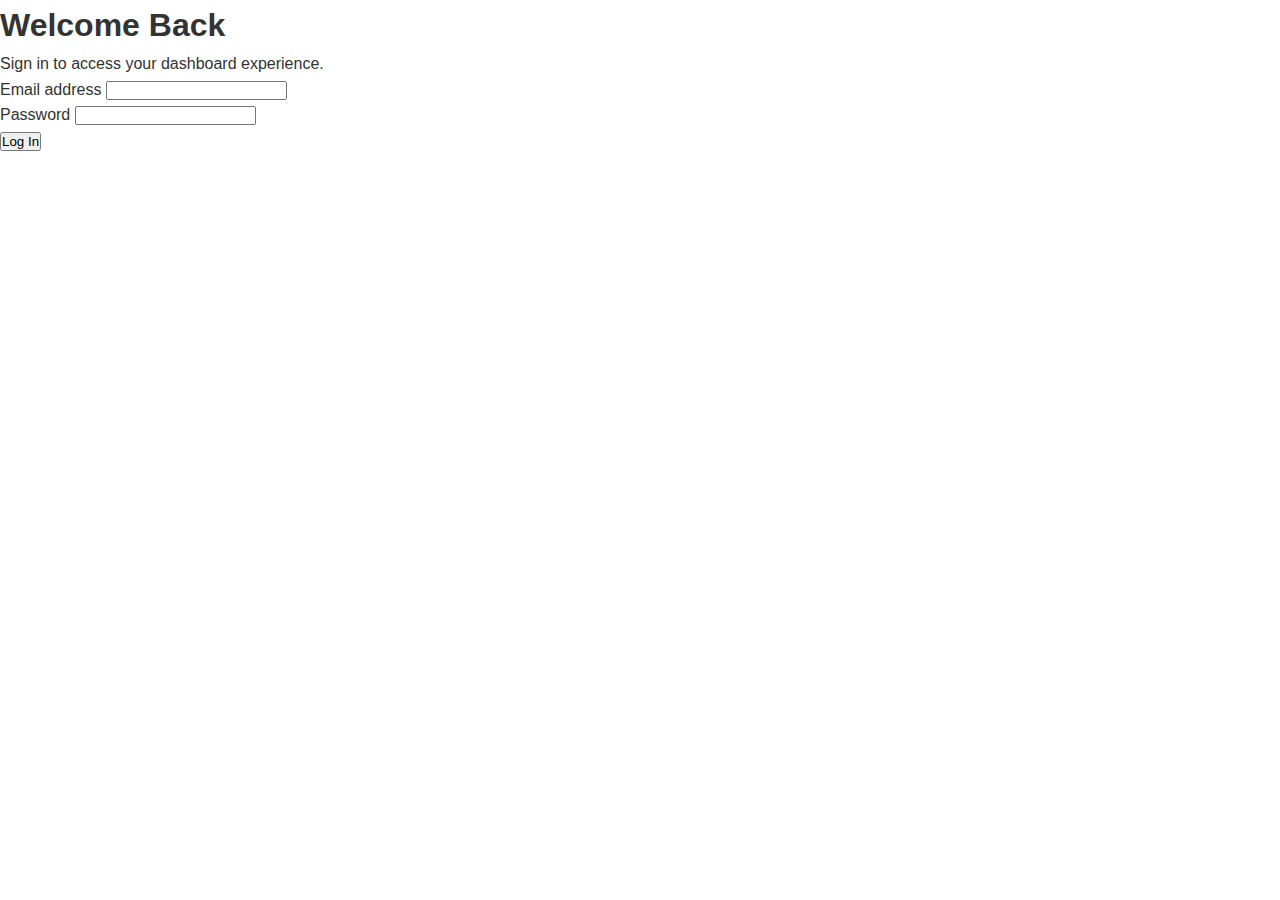
<file: index.html>
<!DOCTYPE html>
<html lang="en">
<head>
  <meta charset="UTF-8">
  <meta name="viewport" content="width=device-width, initial-scale=1.0">
  <title>Login | Sample App</title>
  <link rel="stylesheet" href="styles.css">
</head>
<body class="auth-body">
  <main class="auth-container">
    <section class="auth-card" aria-labelledby="auth-heading">
      <h1 id="auth-heading">Welcome Back</h1>
      <p class="auth-subtitle">Sign in to access your dashboard experience.</p>
      <form id="login-form" novalidate>
        <div class="form-field">
          <label for="email">Email address</label>
          <input type="email" id="email" name="email" autocomplete="email" required>
        </div>
        <div class="form-field">
          <label for="password">Password</label>
          <input type="password" id="password" name="password" autocomplete="current-password" required>
        </div>
        <button type="submit" class="primary-button">Log In</button>
        <p id="login-error" class="form-error" role="alert" hidden></p>
      </form>
    </section>
  </main>
  <script src="login.js" defer></script>
</body>
</html>
</file>
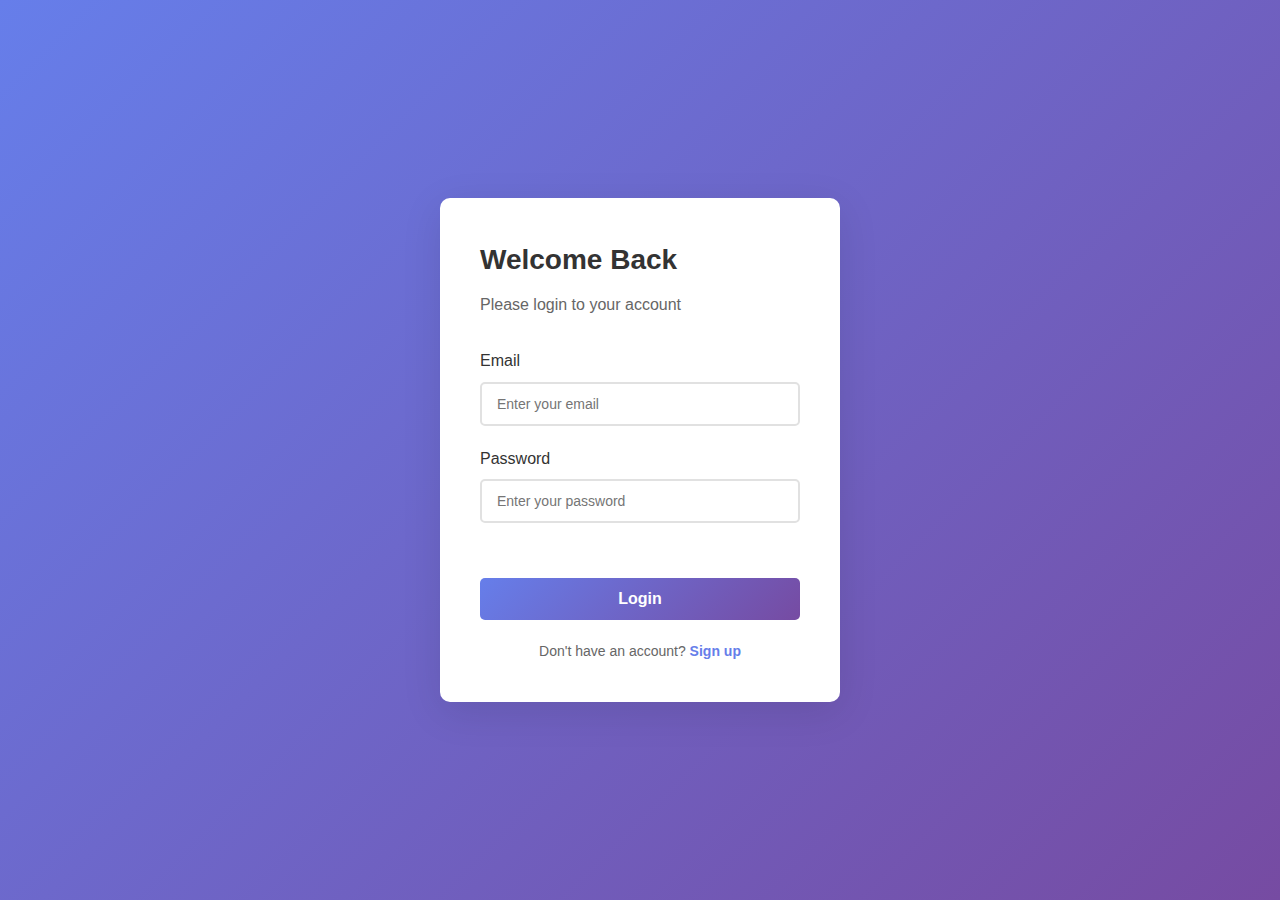
<file: dashboard.html>
<!DOCTYPE html>
<html lang="en">
<head>
    <meta charset="UTF-8">
    <meta name="viewport" content="width=device-width, initial-scale=1.0">
    <title>Dashboard</title>
    <link rel="stylesheet" href="styles.css">
</head>
<body>
    <div class="dashboard-container">
        <!-- Sidebar Navigation -->
        <nav class="sidebar">
            <div class="sidebar-header">
                <h2>Dashboard</h2>
            </div>

            <ul class="nav-menu">
                <li class="nav-item active">
                    <a href="#" data-page="home">
                        <span class="icon">🏠</span>
                        <span>Home</span>
                    </a>
                </li>
                <li class="nav-item">
                    <a href="#" data-page="analytics">
                        <span class="icon">📊</span>
                        <span>Analytics</span>
                    </a>
                </li>
                <li class="nav-item">
                    <a href="#" data-page="projects">
                        <span class="icon">📁</span>
                        <span>Projects</span>
                    </a>
                </li>
                <li class="nav-item">
                    <a href="#" data-page="tasks">
                        <span class="icon">✓</span>
                        <span>Tasks</span>
                    </a>
                </li>
                <li class="nav-item">
                    <a href="#" data-page="settings">
                        <span class="icon">⚙️</span>
                        <span>Settings</span>
                    </a>
                </li>
            </ul>

            <div class="sidebar-footer">
                <button id="logoutBtn" class="logout-btn">
                    <span class="icon">🚪</span>
                    <span>Logout</span>
                </button>
            </div>
        </nav>

        <!-- Main Content Area -->
        <main class="main-content">
            <header class="content-header">
                <h1 id="pageTitle">Home</h1>
                <div class="user-info">
                    <span id="userEmail">user@example.com</span>
                </div>
            </header>

            <div class="content-body">
                <div id="contentArea">
                    <!-- Home Content -->
                    <div class="dashboard-cards">
                        <div class="card">
                            <h3>Welcome!</h3>
                            <p>You have successfully logged in to your dashboard.</p>
                        </div>

                        <div class="card">
                            <h3>Quick Stats</h3>
                            <div class="stats">
                                <div class="stat-item">
                                    <span class="stat-label">Projects</span>
                                    <span class="stat-value">12</span>
                                </div>
                                <div class="stat-item">
                                    <span class="stat-label">Tasks</span>
                                    <span class="stat-value">48</span>
                                </div>
                                <div class="stat-item">
                                    <span class="stat-label">Completed</span>
                                    <span class="stat-value">32</span>
                                </div>
                            </div>
                        </div>

                        <div class="card">
                            <h3>Recent Activity</h3>
                            <ul class="activity-list">
                                <li>Project "Website Redesign" updated</li>
                                <li>New task assigned: UI Review</li>
                                <li>Completed: Database Migration</li>
                            </ul>
                        </div>
                    </div>
                </div>
            </div>
        </main>
    </div>

    <script src="dashboard.js"></script>
</body>
</html>
</file>
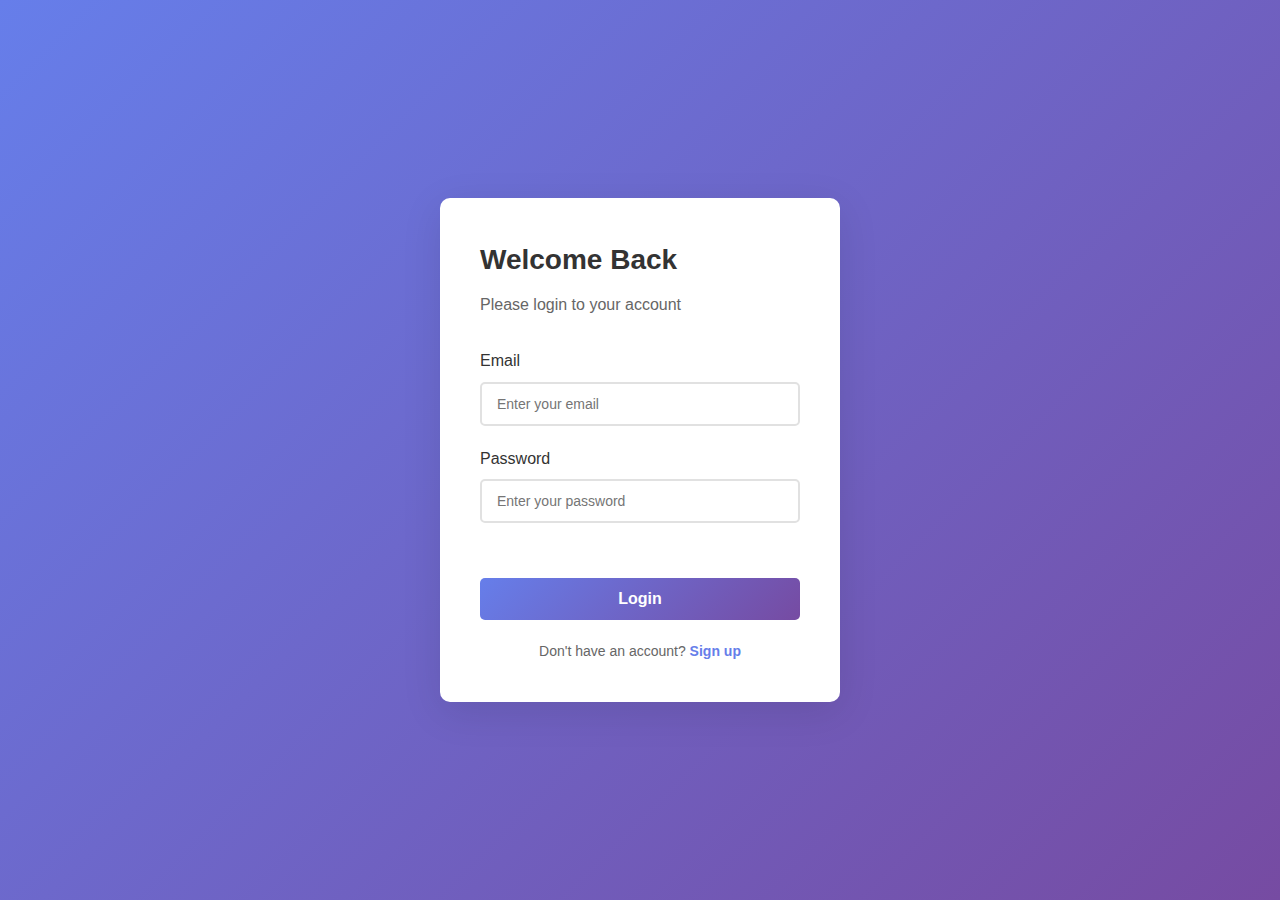
<file: login.html>
<!DOCTYPE html>
<html lang="en">
<head>
    <meta charset="UTF-8">
    <meta name="viewport" content="width=device-width, initial-scale=1.0">
    <title>Login Page</title>
    <link rel="stylesheet" href="styles.css">
</head>
<body>
    <div class="login-container">
        <div class="login-box">
            <h1>Welcome Back</h1>
            <p class="subtitle">Please login to your account</p>

            <form id="loginForm">
                <div class="form-group">
                    <label for="email">Email</label>
                    <input
                        type="email"
                        id="email"
                        name="email"
                        placeholder="Enter your email"
                        required
                    >
                </div>

                <div class="form-group">
                    <label for="password">Password</label>
                    <input
                        type="password"
                        id="password"
                        name="password"
                        placeholder="Enter your password"
                        required
                    >
                </div>

                <div class="error-message" id="errorMessage"></div>

                <button type="submit" class="submit-btn">Login</button>
            </form>

            <p class="footer-text">Don't have an account? <a href="#">Sign up</a></p>
        </div>
    </div>

    <script src="login.js"></script>
</body>
</html>
</file>
<file: styles.css>
/* Reset and Base Styles */
* {
    margin: 0;
    padding: 0;
    box-sizing: border-box;
}

body {
    font-family: -apple-system, BlinkMacSystemFont, 'Segoe UI', Roboto, Oxygen, Ubuntu, Cantarell, sans-serif;
    line-height: 1.6;
    color: #333;
}

/* Login Page Styles */
.login-container {
    min-height: 100vh;
    display: flex;
    align-items: center;
    justify-content: center;
    background: linear-gradient(135deg, #667eea 0%, #764ba2 100%);
    padding: 20px;
}

.login-box {
    background: white;
    padding: 40px;
    border-radius: 10px;
    box-shadow: 0 10px 40px rgba(0, 0, 0, 0.1);
    width: 100%;
    max-width: 400px;
}

.login-box h1 {
    font-size: 28px;
    margin-bottom: 10px;
    color: #333;
}

.subtitle {
    color: #666;
    margin-bottom: 30px;
}

.form-group {
    margin-bottom: 20px;
}

.form-group label {
    display: block;
    margin-bottom: 8px;
    font-weight: 500;
    color: #333;
}

.form-group input {
    width: 100%;
    padding: 12px 15px;
    border: 2px solid #e1e1e1;
    border-radius: 5px;
    font-size: 14px;
    transition: border-color 0.3s;
}

.form-group input:focus {
    outline: none;
    border-color: #667eea;
}

.error-message {
    color: #e74c3c;
    font-size: 14px;
    margin-bottom: 15px;
    min-height: 20px;
}

.submit-btn {
    width: 100%;
    padding: 12px;
    background: linear-gradient(135deg, #667eea 0%, #764ba2 100%);
    color: white;
    border: none;
    border-radius: 5px;
    font-size: 16px;
    font-weight: 600;
    cursor: pointer;
    transition: transform 0.2s, box-shadow 0.2s;
}

.submit-btn:hover {
    transform: translateY(-2px);
    box-shadow: 0 5px 15px rgba(102, 126, 234, 0.4);
}

.submit-btn:active {
    transform: translateY(0);
}

.footer-text {
    text-align: center;
    margin-top: 20px;
    color: #666;
    font-size: 14px;
}

.footer-text a {
    color: #667eea;
    text-decoration: none;
    font-weight: 600;
}

.footer-text a:hover {
    text-decoration: underline;
}

/* Dashboard Styles */
.dashboard-container {
    display: flex;
    min-height: 100vh;
    background: #f5f7fa;
}

/* Sidebar Styles */
.sidebar {
    width: 260px;
    background: #2c3e50;
    color: white;
    display: flex;
    flex-direction: column;
    position: fixed;
    height: 100vh;
    left: 0;
    top: 0;
}

.sidebar-header {
    padding: 30px 20px;
    border-bottom: 1px solid rgba(255, 255, 255, 0.1);
}

.sidebar-header h2 {
    font-size: 24px;
    font-weight: 600;
}

.nav-menu {
    list-style: none;
    padding: 20px 0;
    flex: 1;
}

.nav-item {
    margin-bottom: 5px;
}

.nav-item a {
    display: flex;
    align-items: center;
    padding: 15px 20px;
    color: #ecf0f1;
    text-decoration: none;
    transition: background-color 0.3s;
}

.nav-item a:hover {
    background-color: rgba(255, 255, 255, 0.1);
}

.nav-item.active a {
    background-color: #667eea;
    border-left: 4px solid #fff;
}

.nav-item .icon {
    font-size: 20px;
    margin-right: 15px;
    width: 24px;
    display: inline-block;
}

.sidebar-footer {
    padding: 20px;
    border-top: 1px solid rgba(255, 255, 255, 0.1);
}

.logout-btn {
    width: 100%;
    display: flex;
    align-items: center;
    padding: 12px 20px;
    background: transparent;
    border: 1px solid rgba(255, 255, 255, 0.3);
    color: white;
    border-radius: 5px;
    cursor: pointer;
    transition: background-color 0.3s;
    font-size: 14px;
}

.logout-btn:hover {
    background-color: rgba(255, 255, 255, 0.1);
}

.logout-btn .icon {
    margin-right: 10px;
}

/* Main Content Styles */
.main-content {
    margin-left: 260px;
    flex: 1;
    display: flex;
    flex-direction: column;
}

.content-header {
    background: white;
    padding: 20px 30px;
    box-shadow: 0 2px 4px rgba(0, 0, 0, 0.1);
    display: flex;
    justify-content: space-between;
    align-items: center;
}

.content-header h1 {
    font-size: 28px;
    color: #2c3e50;
}

.user-info {
    display: flex;
    align-items: center;
    color: #666;
}

.content-body {
    padding: 30px;
    flex: 1;
}

/* Dashboard Cards */
.dashboard-cards {
    display: grid;
    grid-template-columns: repeat(auto-fit, minmax(300px, 1fr));
    gap: 20px;
}

.card {
    background: white;
    padding: 25px;
    border-radius: 10px;
    box-shadow: 0 2px 8px rgba(0, 0, 0, 0.1);
    transition: transform 0.3s, box-shadow 0.3s;
}

.card:hover {
    transform: translateY(-5px);
    box-shadow: 0 5px 20px rgba(0, 0, 0, 0.15);
}

.card h3 {
    margin-bottom: 15px;
    color: #2c3e50;
    font-size: 20px;
}

.card p {
    color: #666;
    line-height: 1.6;
}

/* Stats */
.stats {
    display: flex;
    gap: 20px;
    margin-top: 15px;
}

.stat-item {
    flex: 1;
    text-align: center;
    padding: 15px;
    background: #f8f9fa;
    border-radius: 8px;
}

.stat-label {
    display: block;
    font-size: 12px;
    color: #666;
    margin-bottom: 5px;
}

.stat-value {
    display: block;
    font-size: 24px;
    font-weight: 700;
    color: #667eea;
}

/* Activity List */
.activity-list {
    list-style: none;
    margin-top: 15px;
}

.activity-list li {
    padding: 10px 0;
    border-bottom: 1px solid #eee;
    color: #666;
}

.activity-list li:last-child {
    border-bottom: none;
}

/* Responsive Design */
@media (max-width: 768px) {
    .sidebar {
        width: 70px;
    }

    .sidebar-header h2,
    .nav-item span:not(.icon),
    .logout-btn span:not(.icon) {
        display: none;
    }

    .main-content {
        margin-left: 70px;
    }

    .nav-item a,
    .logout-btn {
        justify-content: center;
    }

    .nav-item.active a {
        border-left: none;
        border-bottom: 4px solid #fff;
    }

    .dashboard-cards {
        grid-template-columns: 1fr;
    }

    .stats {
        flex-direction: column;
    }
}
</file>
